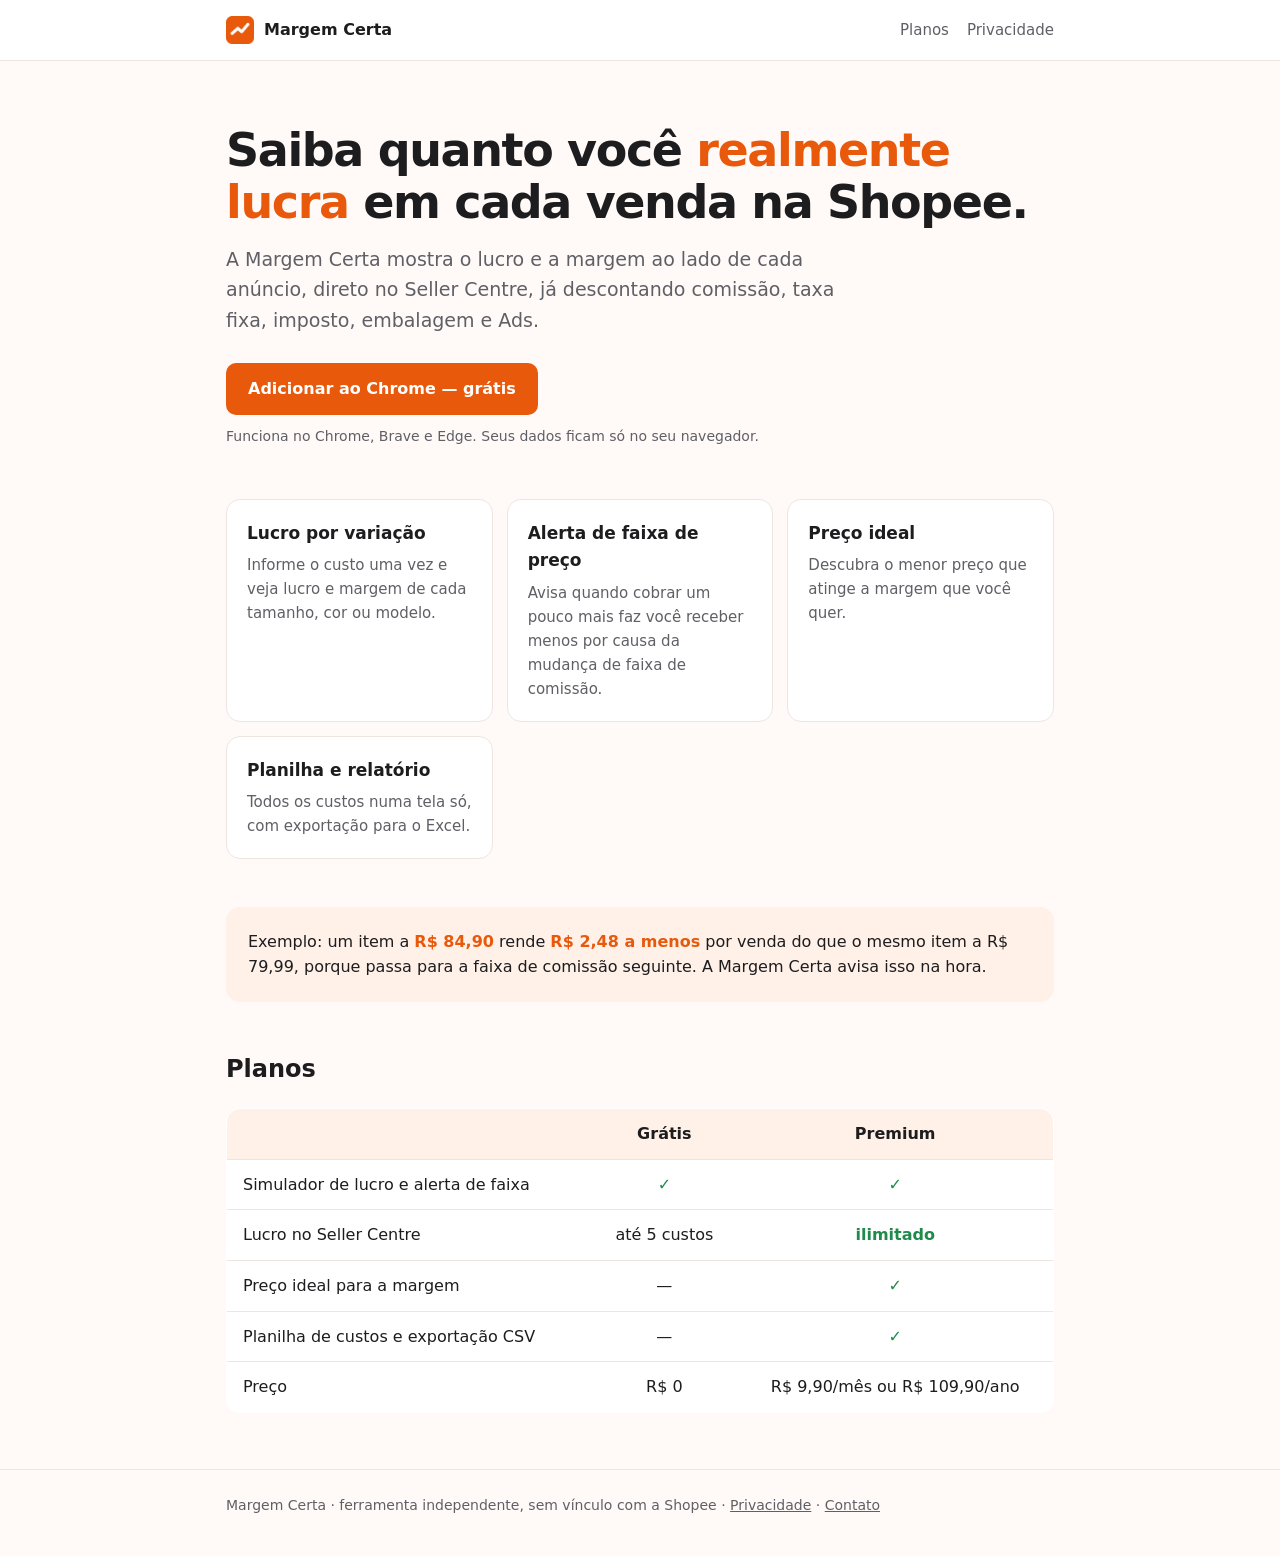
<file: index.html>
<!doctype html>
<html lang="pt-BR">
<head>
  <meta charset="utf-8" />
  <meta name="viewport" content="width=device-width, initial-scale=1" />
  <title>Margem Certa — lucro real para vendedores Shopee</title>
  <meta name="description" content="Extensão do Chrome que mostra o lucro real de cada anúncio dentro do Seller Centre da Shopee, com as taxas atualizadas e alertas de faixas de preço que dão prejuízo." />
  <link rel="icon" href="icon128.png" />
  <link rel="stylesheet" href="site.css" />
</head>
<body>
  <header class="top"><div class="wrap">
    <a class="brand" href="./"><img src="icon128.png" alt="" />Margem Certa</a>
    <nav><a href="#planos">Planos</a><a href="privacidade.html">Privacidade</a></nav>
  </div></header>

  <main class="wrap">
    <section class="hero">
      <h1>Saiba quanto você <em>realmente lucra</em> em cada venda na Shopee.</h1>
      <p>A Margem Certa mostra o lucro e a margem ao lado de cada anúncio, direto no Seller Centre, já descontando
        comissão, taxa fixa, imposto, embalagem e Ads.</p>
      <a class="cta" href="https://murilomolina.github.io/margem-certa/">Adicionar ao Chrome — grátis</a>
      <span class="cta-note">Funciona no Chrome, Brave e Edge. Seus dados ficam só no seu navegador.</span>
    </section>

    <section class="features">
      <div class="card"><h3>Lucro por variação</h3><p>Informe o custo uma vez e veja lucro e margem de cada tamanho, cor ou modelo.</p></div>
      <div class="card"><h3>Alerta de faixa de preço</h3><p>Avisa quando cobrar um pouco mais faz você receber menos por causa da mudança de faixa de comissão.</p></div>
      <div class="card"><h3>Preço ideal</h3><p>Descubra o menor preço que atinge a margem que você quer.</p></div>
      <div class="card"><h3>Planilha e relatório</h3><p>Todos os custos numa tela só, com exportação para o Excel.</p></div>
    </section>

    <section class="example">
      Exemplo: um item a <strong>R$ 84,90</strong> rende <strong>R$ 2,48 a menos</strong> por venda do que o mesmo item a
      R$ 79,99, porque passa para a faixa de comissão seguinte. A Margem Certa avisa isso na hora.
    </section>

    <h2 id="planos">Planos</h2>
    <table class="plans">
      <thead><tr><th></th><th>Grátis</th><th>Premium</th></tr></thead>
      <tbody>
        <tr><td>Simulador de lucro e alerta de faixa</td><td class="yes">✓</td><td class="yes">✓</td></tr>
        <tr><td>Lucro no Seller Centre</td><td>até 5 custos</td><td class="yes">ilimitado</td></tr>
        <tr><td>Preço ideal para a margem</td><td>—</td><td class="yes">✓</td></tr>
        <tr><td>Planilha de custos e exportação CSV</td><td>—</td><td class="yes">✓</td></tr>
        <tr><td>Preço</td><td>R$ 0</td><td>R$ 9,90/mês ou R$ 109,90/ano</td></tr>
      </tbody>
    </table>
  </main>

  <footer><div class="wrap">
    Margem Certa · ferramenta independente, sem vínculo com a Shopee · <a href="privacidade.html">Privacidade</a> ·
    <a href="mailto:murilo.m.baron@outlook.com">Contato</a>
  </div></footer>
</body>
</html>
</file>
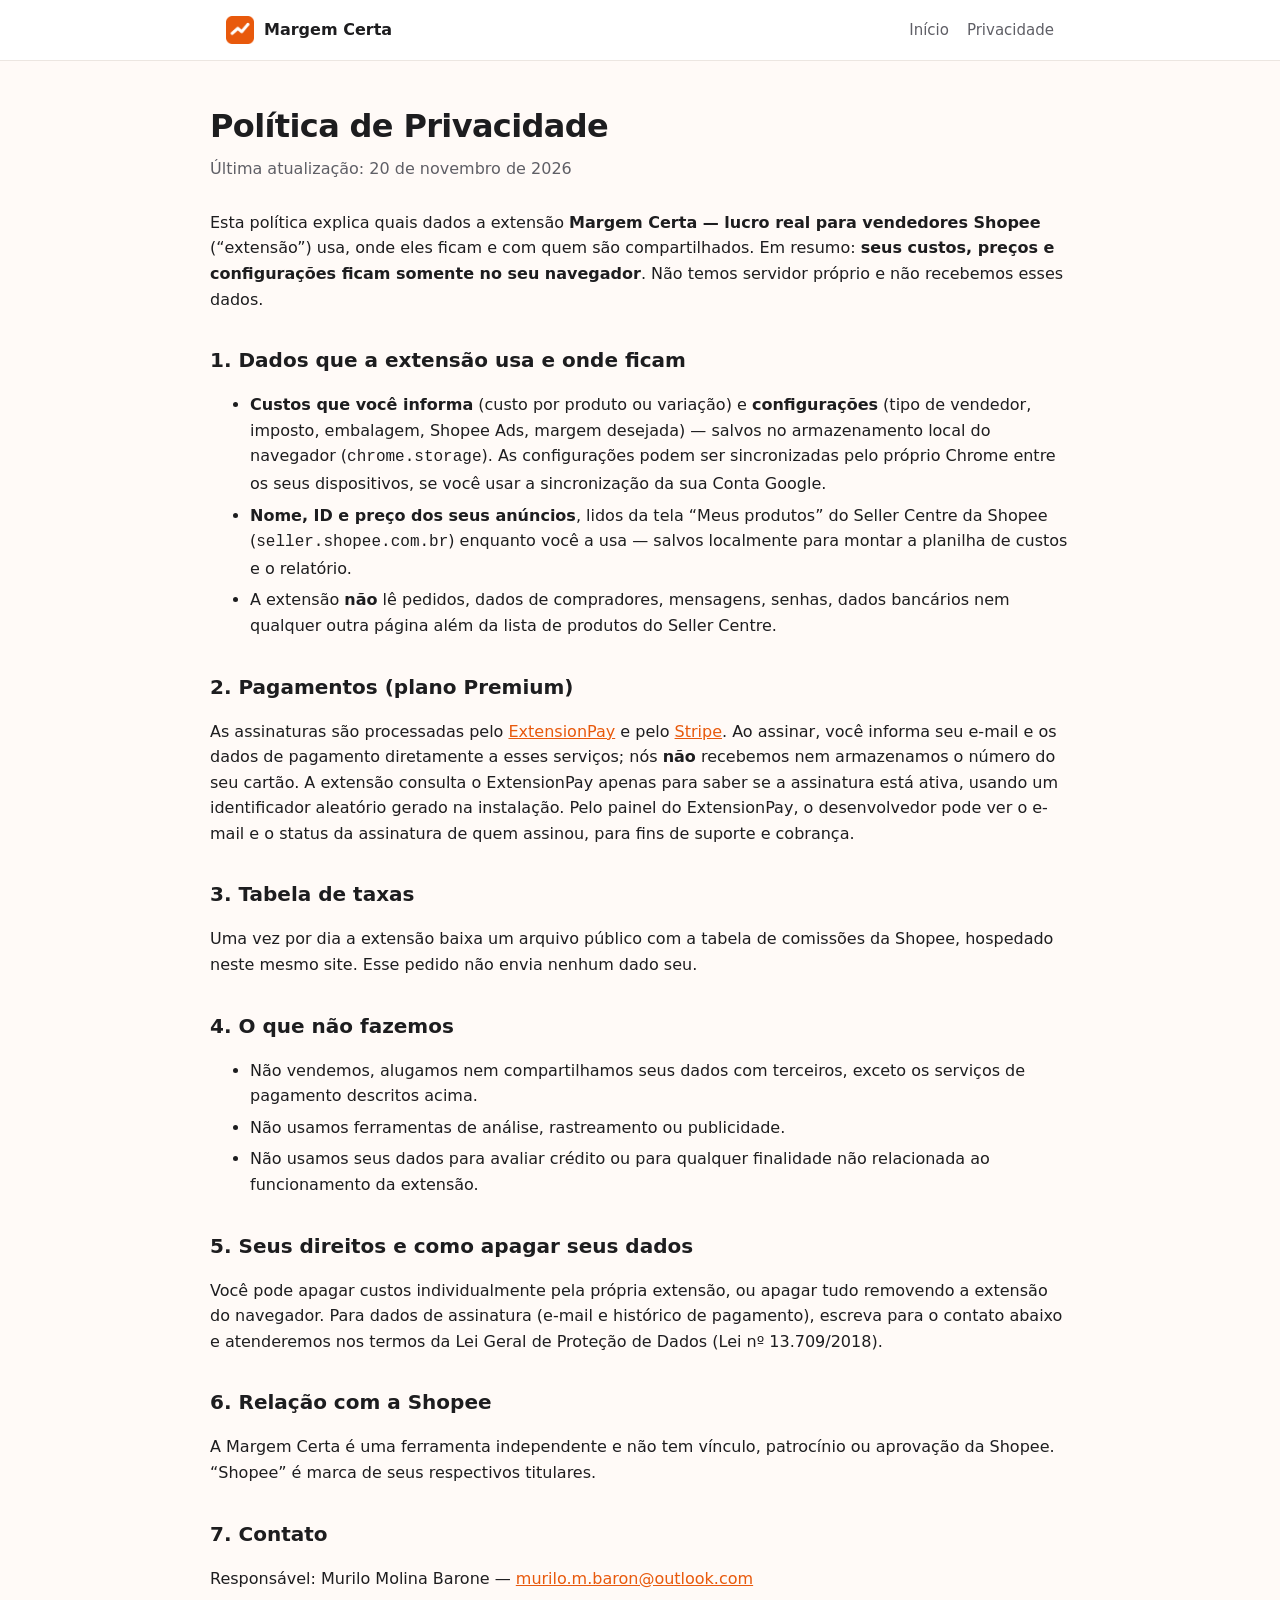
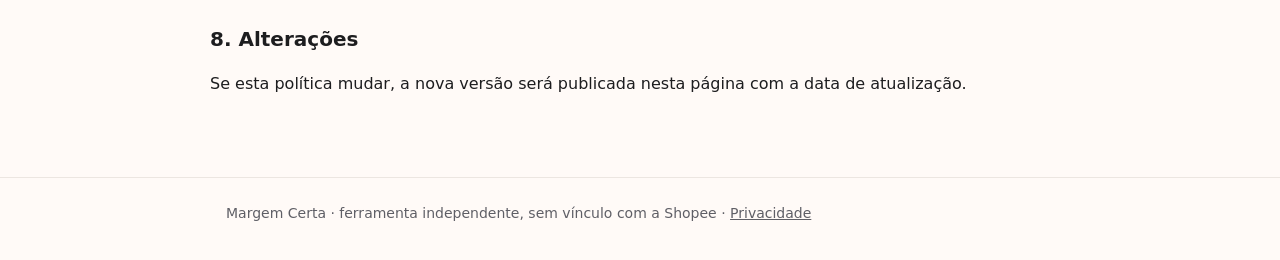
<file: privacidade.html>
<!doctype html>
<html lang="pt-BR">
<head>
  <meta charset="utf-8" />
  <meta name="viewport" content="width=device-width, initial-scale=1" />
  <title>Política de Privacidade — Margem Certa</title>
  <meta name="description" content="Política de privacidade da extensão Margem Certa para vendedores Shopee." />
  <link rel="icon" href="icon128.png" />
  <link rel="stylesheet" href="site.css" />
</head>
<body>
  <header class="top"><div class="wrap">
    <a class="brand" href="./"><img src="icon128.png" alt="" />Margem Certa</a>
    <nav><a href="./">Início</a><a href="privacidade.html">Privacidade</a></nav>
  </div></header>

  <main class="wrap doc">
    <h1>Política de Privacidade</h1>
    <p class="updated">Última atualização: 20 de novembro de 2026</p>

    <p>Esta política explica quais dados a extensão <strong>Margem Certa — lucro real para vendedores Shopee</strong>
    (“extensão”) usa, onde eles ficam e com quem são compartilhados. Em resumo: <strong>seus custos, preços e
    configurações ficam somente no seu navegador</strong>. Não temos servidor próprio e não recebemos esses dados.</p>

    <h2>1. Dados que a extensão usa e onde ficam</h2>
    <ul>
      <li><strong>Custos que você informa</strong> (custo por produto ou variação) e <strong>configurações</strong>
        (tipo de vendedor, imposto, embalagem, Shopee Ads, margem desejada) — salvos no armazenamento local do navegador
        (<code>chrome.storage</code>). As configurações podem ser sincronizadas pelo próprio Chrome entre os seus dispositivos,
        se você usar a sincronização da sua Conta Google.</li>
      <li><strong>Nome, ID e preço dos seus anúncios</strong>, lidos da tela “Meus produtos” do Seller Centre da Shopee
        (<code>seller.shopee.com.br</code>) enquanto você a usa — salvos localmente para montar a planilha de custos e o relatório.</li>
      <li>A extensão <strong>não</strong> lê pedidos, dados de compradores, mensagens, senhas, dados bancários nem qualquer
        outra página além da lista de produtos do Seller Centre.</li>
    </ul>

    <h2>2. Pagamentos (plano Premium)</h2>
    <p>As assinaturas são processadas pelo <a href="https://extensionpay.com" rel="noopener">ExtensionPay</a> e pelo
    <a href="https://stripe.com/br/privacy" rel="noopener">Stripe</a>. Ao assinar, você informa seu e-mail e os dados de pagamento
    diretamente a esses serviços; nós <strong>não</strong> recebemos nem armazenamos o número do seu cartão. A extensão consulta
    o ExtensionPay apenas para saber se a assinatura está ativa, usando um identificador aleatório gerado na instalação.
    Pelo painel do ExtensionPay, o desenvolvedor pode ver o e-mail e o status da assinatura de quem assinou, para fins de
    suporte e cobrança.</p>

    <h2>3. Tabela de taxas</h2>
    <p>Uma vez por dia a extensão baixa um arquivo público com a tabela de comissões da Shopee, hospedado neste mesmo site.
    Esse pedido não envia nenhum dado seu.</p>

    <h2>4. O que não fazemos</h2>
    <ul>
      <li>Não vendemos, alugamos nem compartilhamos seus dados com terceiros, exceto os serviços de pagamento descritos acima.</li>
      <li>Não usamos ferramentas de análise, rastreamento ou publicidade.</li>
      <li>Não usamos seus dados para avaliar crédito ou para qualquer finalidade não relacionada ao funcionamento da extensão.</li>
    </ul>

    <h2>5. Seus direitos e como apagar seus dados</h2>
    <p>Você pode apagar custos individualmente pela própria extensão, ou apagar tudo removendo a extensão do navegador.
    Para dados de assinatura (e-mail e histórico de pagamento), escreva para o contato abaixo e atenderemos nos termos da
    Lei Geral de Proteção de Dados (Lei nº 13.709/2018).</p>

    <h2>6. Relação com a Shopee</h2>
    <p>A Margem Certa é uma ferramenta independente e não tem vínculo, patrocínio ou aprovação da Shopee. “Shopee” é marca
    de seus respectivos titulares.</p>

    <h2>7. Contato</h2>
    <p>Responsável: Murilo Molina Barone — <a href="mailto:murilo.m.baron@outlook.com">murilo.m.baron@outlook.com</a></p>

    <h2>8. Alterações</h2>
    <p>Se esta política mudar, a nova versão será publicada nesta página com a data de atualização.</p>
  </main>

  <footer><div class="wrap">Margem Certa · ferramenta independente, sem vínculo com a Shopee · <a href="privacidade.html">Privacidade</a></div></footer>
</body>
</html>
</file>
<file: site.css>
:root {
  --bg: #fffaf7; --surface: #ffffff; --fg: #1d1d1f; --muted: #5f5f66; --line: #ece6e1;
  --accent: #e8590c; --accent-soft: #fff1e8; --good: #1f8a4c;
}
@media (prefers-color-scheme: dark) {
  :root:not([data-theme="light"]) {
    --bg: #121214; --surface: #1a1a1d; --fg: #f4f4f5; --muted: #a1a1aa; --line: #2c2c31;
    --accent-soft: #34200f; --good: #51cf66;
  }
}
* { box-sizing: border-box; }
html { -webkit-text-size-adjust: 100%; }
body { margin: 0; background: var(--bg); color: var(--fg); font: 16px/1.6 system-ui, -apple-system, "Segoe UI", Roboto, sans-serif; }
a { color: var(--accent); }
.wrap { max-width: 860px; margin: 0 auto; padding: 0 16px; }
header.top { border-bottom: 1px solid var(--line); background: var(--surface); }
header.top .wrap { display: flex; align-items: center; justify-content: space-between; height: 60px; }
.brand { display: flex; align-items: center; gap: 10px; font-weight: 700; color: var(--fg); text-decoration: none; }
.brand img { width: 28px; height: 28px; }
nav a { color: var(--muted); text-decoration: none; margin-left: 18px; font-size: 15px; }
nav a:hover { color: var(--fg); }

.hero { padding: 64px 0 40px; }
.hero h1 { font-size: clamp(30px, 5vw, 46px); line-height: 1.12; letter-spacing: -0.03em; margin: 0 0 16px; }
.hero h1 em { font-style: normal; color: var(--accent); }
.hero p { font-size: 19px; color: var(--muted); max-width: 640px; margin: 0 0 28px; }
.cta { display: inline-block; background: var(--accent); color: #fff; text-decoration: none; font-weight: 650; padding: 13px 22px; border-radius: 10px; }
.cta:hover { filter: brightness(1.07); }
.cta-note { display: block; margin-top: 10px; font-size: 14px; color: var(--muted); }

.features { display: grid; grid-template-columns: repeat(auto-fit, minmax(230px, 1fr)); gap: 14px; padding: 12px 0 48px; }
.card { background: var(--surface); border: 1px solid var(--line); border-radius: 14px; padding: 20px; }
.card h3 { margin: 0 0 6px; font-size: 17px; }
.card p { margin: 0; color: var(--muted); font-size: 15px; }

.example { background: var(--accent-soft); border-radius: 14px; padding: 22px; margin-bottom: 48px; }
.example strong { color: var(--accent); }

table.plans { width: 100%; border-collapse: collapse; background: var(--surface); border: 1px solid var(--line); border-radius: 14px; overflow: hidden; margin-bottom: 56px; }
.plans th, .plans td { padding: 12px 16px; border-bottom: 1px solid var(--line); text-align: left; }
.plans th:not(:first-child), .plans td:not(:first-child) { text-align: center; }
.plans thead th { background: var(--accent-soft); }
.yes { color: var(--good); font-weight: 700; }

.doc { padding: 40px 0 64px; }
.doc h1 { font-size: 32px; letter-spacing: -0.02em; margin: 0 0 4px; }
.doc .updated { color: var(--muted); margin: 0 0 28px; }
.doc h2 { font-size: 20px; margin: 32px 0 8px; }
.doc li { margin-bottom: 6px; }

footer { border-top: 1px solid var(--line); padding: 24px 0 40px; color: var(--muted); font-size: 14px; }
footer a { color: var(--muted); }

@media (max-width: 560px) {
  nav a { margin-left: 12px; font-size: 14px; }
  .hero { padding: 40px 0 28px; }
  .plans th, .plans td { padding: 10px 8px; font-size: 14px; }
}
</file>
